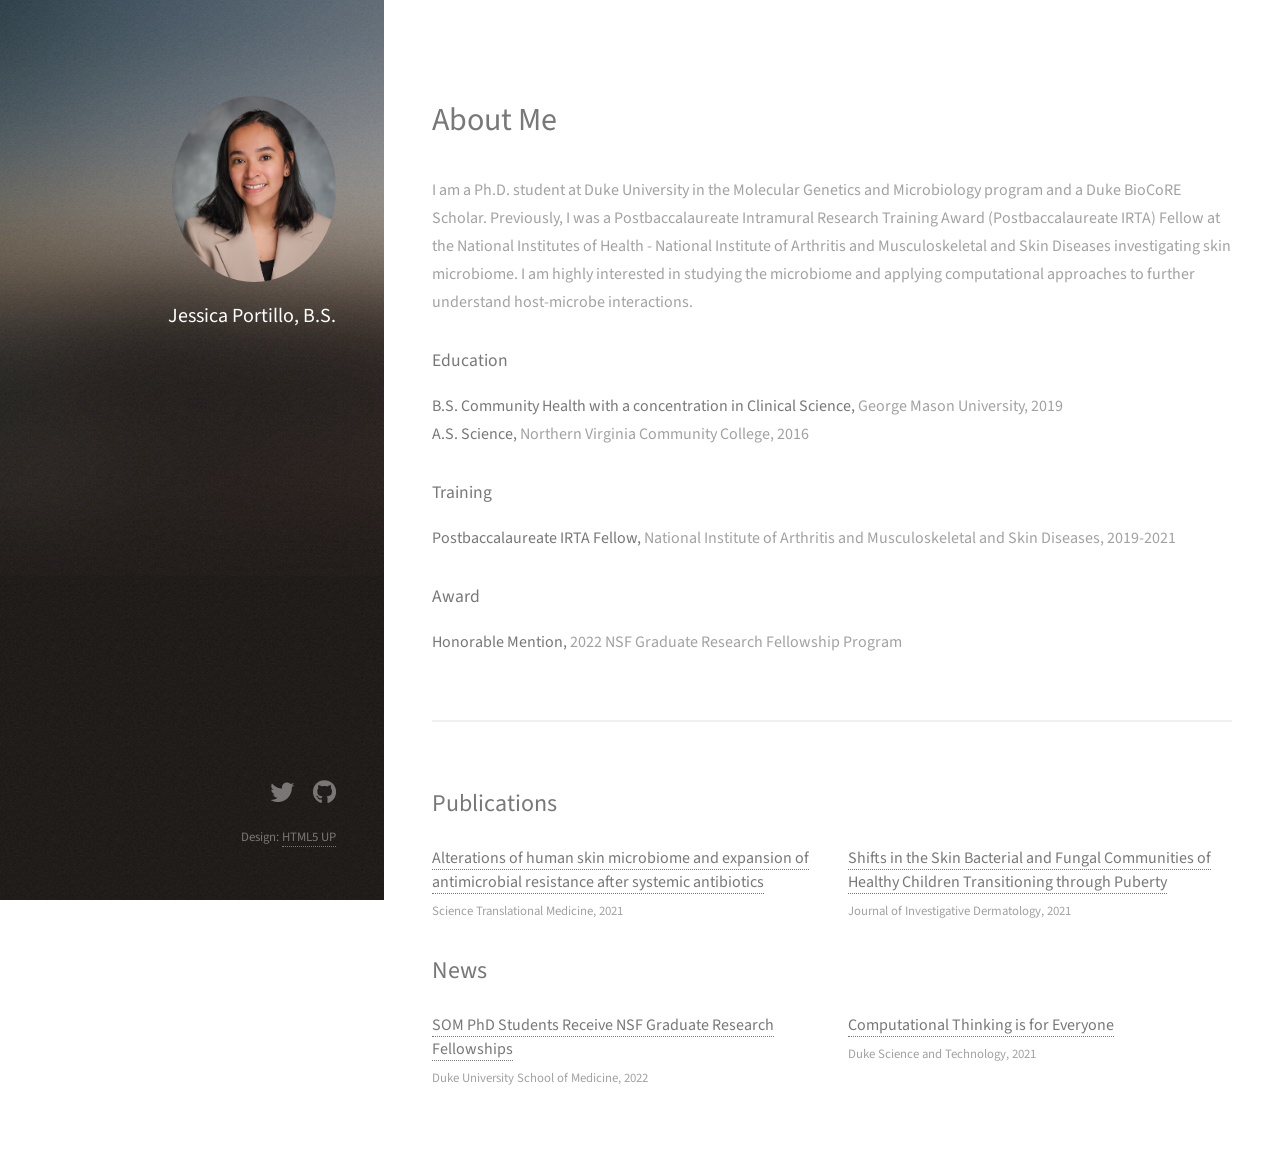
<file: index.html>
<!DOCTYPE HTML>
<!--
	Strata by HTML5 UP
	html5up.net | @ajlkn
	Free for personal and commercial use under the CCA 3.0 license (html5up.net/license)
-->
<html>
	<head>
		<title>Jessica Portillo's Portfolio</title>
		<meta charset="utf-8" />
		<meta name="viewport" content="width=device-width, initial-scale=1, user-scalable=no" />
		<link rel="stylesheet" href="assets/css/main.css" />
	</head>
	<body class="is-preload">

		<!-- Header -->
			<header id="header">
				<div class="inner">
					<a href="#" class="image avatar"><img src="images/avatar.jpg" alt="" /></a>
					<h1><strong>Jessica Portillo, B.S.</strong>
				</div>
			</header>

		<!-- Main -->
			<div id="main">

				<!-- One -->
					<section id="one">
						<header class="major">
							<h2>About Me</h2>
						</header>
						<p>I am a Ph.D. student at Duke University in the Molecular Genetics and Microbiology program and a Duke BioCoRE Scholar. Previously, I was a Postbaccalaureate Intramural Research Training Award (Postbaccalaureate IRTA) Fellow at the National Institutes of Health - National Institute of Arthritis and Musculoskeletal and Skin Diseases investigating skin microbiome. I am highly interested in studying the microbiome and applying computational approaches to further understand host-microbe interactions. </p>
							<h4>Education</h4>
						<p> <b>B.S. Community Health with a concentration in Clinical Science,</b> George Mason University, 2019<br>
							<b>A.S. Science,</b> Northern Virginia Community College, 2016
						</p>
							<h4>Training</h4>
						<p><b>Postbaccalaureate IRTA Fellow, </b>National Institute of Arthritis and Musculoskeletal and Skin Diseases, 2019-2021</p>
							<h4>Award</h4>
						<p><b>Honorable Mention, </b>2022 NSF Graduate Research Fellowship Program</p>	
					</section>

				<!-- Two -->
					<section id="two">
						<h2>Publications</h2>
						<div class="row">
							<article class="col-6 col-12-xsmall work-item">
								<h3><a href="https://www.science.org/doi/10.1126/scitranslmed.abd8077">Alterations of human skin microbiome and expansion of antimicrobial resistance after systemic antibiotics</a></h3>
								<p>Science Translational Medicine, 2021</p>
							</article>
							<article class="col-6 col-12-xsmall work-item">
								<h3><a href="https://www.jidonline.org/article/S0022-202X(21)01421-4/fulltext">Shifts in the Skin Bacterial and Fungal Communities of Healthy Children Transitioning through Puberty</a></h3>
								<p>Journal of Investigative Dermatology, 2021</p>
							</article>
						</div>
						<h2>News</h2>
						<div class="row">
							<article class="col-6 col-12-xsmall work-item">
								<h3><a href="https://medschool.duke.edu/news/som-phd-students-receive-nsf-graduate-research-fellowships">SOM PhD Students Receive NSF Graduate Research Fellowships</a></h3>
								<p>Duke University School of Medicine, 2022</p>
							</article>
							<article class="col-6 col-12-xsmall work-item">
								<h3><a href="https://dst.duke.edu/our-work/computing/computational-thinking-is-for-everyone/">Computational Thinking is for Everyone</a></h3>
								<p>Duke Science and Technology, 2021</p>
							</article>
						</div>
					</section>
			</div>

		<!-- Footer -->
			<footer id="footer">
				<div class="inner">
					<ul class="icons">
						<li><a href="https://twitter.com/SciPortillo" class="icon brands fa-twitter"><span class="label">Twitter</span></a></li>
						<li><a href="https://github.com/jessicaportillo" class="icon brands fa-github"><span class="label">Github</span></a></li>
					</ul>
					<ul class="copyright">
						<li>Design: <a href="http://html5up.net">HTML5 UP</a></li>
					</ul>
				</div>
			</footer>

		<!-- Scripts -->
			<script src="assets/js/jquery.min.js"></script>
			<script src="assets/js/jquery.poptrox.min.js"></script>
			<script src="assets/js/browser.min.js"></script>
			<script src="assets/js/breakpoints.min.js"></script>
			<script src="assets/js/util.js"></script>
			<script src="assets/js/main.js"></script>

	</body>
</html>
</file>
<file: assets/css/main.css>
@import url("fontawesome-all.min.css");
@import url("https://fonts.googleapis.com/css?family=Source+Sans+Pro:400,400italic");

/*
	Strata by HTML5 UP
	html5up.net | @ajlkn
	Free for personal and commercial use under the CCA 3.0 license (html5up.net/license)
*/

html, body, div, span, applet, object,
iframe, h1, h2, h3, h4, h5, h6, p, blockquote,
pre, a, abbr, acronym, address, big, cite,
code, del, dfn, em, img, ins, kbd, q, s, samp,
small, strike, strong, sub, sup, tt, var, b,
u, i, center, dl, dt, dd, ol, ul, li, fieldset,
form, label, legend, table, caption, tbody,
tfoot, thead, tr, th, td, article, aside,
canvas, details, embed, figure, figcaption,
footer, header, hgroup, menu, nav, output, ruby,
section, summary, time, mark, audio, video {
	margin: 0;
	padding: 0;
	border: 0;
	font-size: 100%;
	font: inherit;
	vertical-align: baseline;}

article, aside, details, figcaption, figure,
footer, header, hgroup, menu, nav, section {
	display: block;}

body {
	line-height: 1;
}

ol, ul {
	list-style: none;
}

blockquote, q {
	quotes: none;
}

	blockquote:before, blockquote:after, q:before, q:after {
		content: '';
		content: none;
	}

table {
	border-collapse: collapse;
	border-spacing: 0;
}

body {
	-webkit-text-size-adjust: none;
}

mark {
	background-color: transparent;
	color: inherit;
}

input::-moz-focus-inner {
	border: 0;
	padding: 0;
}

input, select, textarea {
	-moz-appearance: none;
	-webkit-appearance: none;
	-ms-appearance: none;
	appearance: none;
}

/* Basic */

	html {
		box-sizing: border-box;
	}

	*, *:before, *:after {
		box-sizing: inherit;
	}

	body {
		background: #fff;
	}

		body.is-preload *, body.is-preload *:before, body.is-preload *:after {
			-moz-animation: none !important;
			-webkit-animation: none !important;
			-ms-animation: none !important;
			animation: none !important;
			-moz-transition: none !important;
			-webkit-transition: none !important;
			-ms-transition: none !important;
			transition: none !important;
		}

	body, input, select, textarea {
		color: #a2a2a2;
		font-family: "Source Sans Pro", Helvetica, sans-serif;
		font-size: 16pt;
		font-weight: 400;
		line-height: 1.75em;
	}

	a {
		-moz-transition: color 0.2s ease-in-out, border-color 0.2s ease-in-out;
		-webkit-transition: color 0.2s ease-in-out, border-color 0.2s ease-in-out;
		-ms-transition: color 0.2s ease-in-out, border-color 0.2s ease-in-out;
		transition: color 0.2s ease-in-out, border-color 0.2s ease-in-out;
		border-bottom: dotted 1px;
		color: #49bf9d;
		text-decoration: none;
	}

		a:hover {
			border-bottom-color: transparent;
			color: #49bf9d !important;
			text-decoration: none;
		}

	strong, b {
		color: #787878;
		font-weight: 400;
	}

	em, i {
		font-style: italic;
	}

	p {
		margin: 0 0 2em 0;
	}

	h1, h2, h3, h4, h5, h6 {
		color: #787878;
		font-weight: 400;
		line-height: 1em;
		margin: 0 0 1em 0;
	}

		h1 a, h2 a, h3 a, h4 a, h5 a, h6 a {
			color: inherit;
			text-decoration: none;
		}

	h1 {
		font-size: 2em;
		line-height: 1.5em;
	}

	h2 {
		font-size: 1.5em;
		line-height: 1.5em;
	}

	h3 {
		font-size: 1.25em;
		line-height: 1.5em;
	}

	h4 {
		font-size: 1.1em;
		line-height: 1.5em;
	}

	h5 {
		font-size: 0.9em;
		line-height: 1.5em;
	}

	h6 {
		font-size: 0.7em;
		line-height: 1.5em;
	}

	sub {
		font-size: 0.8em;
		position: relative;
		top: 0.5em;
	}

	sup {
		font-size: 0.8em;
		position: relative;
		top: -0.5em;
	}

	hr {
		border: 0;
		border-bottom: solid 2px #efefef;
		margin: 2em 0;
	}

		hr.major {
			margin: 3em 0;
		}

	blockquote {
		border-left: solid 6px #efefef;
		font-style: italic;
		margin: 0 0 2em 0;
		padding: 0.5em 0 0.5em 1.5em;
	}

	code {
		background: #f7f7f7;
		border-radius: 0.35em;
		border: solid 2px #efefef;
		font-family: "Courier New", monospace;
		font-size: 0.9em;
		margin: 0 0.25em;
		padding: 0.25em 0.65em;
	}

	pre {
		-webkit-overflow-scrolling: touch;
		font-family: "Courier New", monospace;
		font-size: 0.9em;
		margin: 0 0 2em 0;
	}

		pre code {
			display: block;
			line-height: 1.75em;
			padding: 1em 1.5em;
			overflow-x: auto;
		}

	.align-left {
		text-align: left;
	}

	.align-center {
		text-align: center;
	}

	.align-right {
		text-align: right;
	}

/* Container */

	.container {
		margin: 0 auto;
		max-width: calc(100% - 4em);
		width: 100%;
	}

		.container.xsmall {
			width: 25%;
		}

		.container.small {
			width: 50%;
		}

		.container.medium {
			width: 75%;
		}

		.container.large {
			width: 125%;
		}

		.container.xlarge {
			width: 150%;
		}

		.container.max {
			width: 100%;
		}

		@media screen and (max-width: 980px) {

			.container {
				width: 100% !important;
				max-width: 100% !important;
			}

		}

		@media screen and (max-width: 480px) {

			.container {
				max-width: calc(100% - 3em);
			}

		}

/* Row */

	.row {
		display: flex;
		flex-wrap: wrap;
		box-sizing: border-box;
		align-items: stretch;
	}

		.row > * {
			box-sizing: border-box;
		}

		.row.gtr-uniform > * > :last-child {
			margin-bottom: 0;
		}

		.row.aln-left {
			justify-content: flex-start;
		}

		.row.aln-center {
			justify-content: center;
		}

		.row.aln-right {
			justify-content: flex-end;
		}

		.row.aln-top {
			align-items: flex-start;
		}

		.row.aln-middle {
			align-items: center;
		}

		.row.aln-bottom {
			align-items: flex-end;
		}

		.row > .imp {
			order: -1;
		}

		.row > .col-1 {
			width: 8.33333%;
		}

		.row > .off-1 {
			margin-left: 8.33333%;
		}

		.row > .col-2 {
			width: 16.66667%;
		}

		.row > .off-2 {
			margin-left: 16.66667%;
		}

		.row > .col-3 {
			width: 25%;
		}

		.row > .off-3 {
			margin-left: 25%;
		}

		.row > .col-4 {
			width: 33.33333%;
		}

		.row > .off-4 {
			margin-left: 33.33333%;
		}

		.row > .col-5 {
			width: 41.66667%;
		}

		.row > .off-5 {
			margin-left: 41.66667%;
		}

		.row > .col-6 {
			width: 50%;
		}

		.row > .off-6 {
			margin-left: 50%;
		}

		.row > .col-7 {
			width: 58.33333%;
		}

		.row > .off-7 {
			margin-left: 58.33333%;
		}

		.row > .col-8 {
			width: 66.66667%;
		}

		.row > .off-8 {
			margin-left: 66.66667%;
		}

		.row > .col-9 {
			width: 75%;
		}

		.row > .off-9 {
			margin-left: 75%;
		}

		.row > .col-10 {
			width: 83.33333%;
		}

		.row > .off-10 {
			margin-left: 83.33333%;
		}

		.row > .col-11 {
			width: 91.66667%;
		}

		.row > .off-11 {
			margin-left: 91.66667%;
		}

		.row > .col-12 {
			width: 100%;
		}

		.row > .off-12 {
			margin-left: 100%;
		}

		.row.gtr-0 {
			margin-top: 0;
			margin-left: 0em;
		}

			.row.gtr-0 > * {
				padding: 0 0 0 0em;
			}

			.row.gtr-0.gtr-uniform {
				margin-top: 0em;
			}

				.row.gtr-0.gtr-uniform > * {
					padding-top: 0em;
				}

		.row.gtr-25 {
			margin-top: 0;
			margin-left: -0.625em;
		}

			.row.gtr-25 > * {
				padding: 0 0 0 0.625em;
			}

			.row.gtr-25.gtr-uniform {
				margin-top: -0.625em;
			}

				.row.gtr-25.gtr-uniform > * {
					padding-top: 0.625em;
				}

		.row.gtr-50 {
			margin-top: 0;
			margin-left: -1.25em;
		}

			.row.gtr-50 > * {
				padding: 0 0 0 1.25em;
			}

			.row.gtr-50.gtr-uniform {
				margin-top: -1.25em;
			}

				.row.gtr-50.gtr-uniform > * {
					padding-top: 1.25em;
				}

		.row {
			margin-top: 0;
			margin-left: -2.5em;
		}

			.row > * {
				padding: 0 0 0 2.5em;
			}

			.row.gtr-uniform {
				margin-top: -2.5em;
			}

				.row.gtr-uniform > * {
					padding-top: 2.5em;
				}

		.row.gtr-150 {
			margin-top: 0;
			margin-left: -3.75em;
		}

			.row.gtr-150 > * {
				padding: 0 0 0 3.75em;
			}

			.row.gtr-150.gtr-uniform {
				margin-top: -3.75em;
			}

				.row.gtr-150.gtr-uniform > * {
					padding-top: 3.75em;
				}

		.row.gtr-200 {
			margin-top: 0;
			margin-left: -5em;
		}

			.row.gtr-200 > * {
				padding: 0 0 0 5em;
			}

			.row.gtr-200.gtr-uniform {
				margin-top: -5em;
			}

				.row.gtr-200.gtr-uniform > * {
					padding-top: 5em;
				}

		@media screen and (max-width: 1800px) {

			.row {
				display: flex;
				flex-wrap: wrap;
				box-sizing: border-box;
				align-items: stretch;
			}

				.row > * {
					box-sizing: border-box;
				}

				.row.gtr-uniform > * > :last-child {
					margin-bottom: 0;
				}

				.row.aln-left {
					justify-content: flex-start;
				}

				.row.aln-center {
					justify-content: center;
				}

				.row.aln-right {
					justify-content: flex-end;
				}

				.row.aln-top {
					align-items: flex-start;
				}

				.row.aln-middle {
					align-items: center;
				}

				.row.aln-bottom {
					align-items: flex-end;
				}

				.row > .imp-xlarge {
					order: -1;
				}

				.row > .col-1-xlarge {
					width: 8.33333%;
				}

				.row > .off-1-xlarge {
					margin-left: 8.33333%;
				}

				.row > .col-2-xlarge {
					width: 16.66667%;
				}

				.row > .off-2-xlarge {
					margin-left: 16.66667%;
				}

				.row > .col-3-xlarge {
					width: 25%;
				}

				.row > .off-3-xlarge {
					margin-left: 25%;
				}

				.row > .col-4-xlarge {
					width: 33.33333%;
				}

				.row > .off-4-xlarge {
					margin-left: 33.33333%;
				}

				.row > .col-5-xlarge {
					width: 41.66667%;
				}

				.row > .off-5-xlarge {
					margin-left: 41.66667%;
				}

				.row > .col-6-xlarge {
					width: 50%;
				}

				.row > .off-6-xlarge {
					margin-left: 50%;
				}

				.row > .col-7-xlarge {
					width: 58.33333%;
				}

				.row > .off-7-xlarge {
					margin-left: 58.33333%;
				}

				.row > .col-8-xlarge {
					width: 66.66667%;
				}

				.row > .off-8-xlarge {
					margin-left: 66.66667%;
				}

				.row > .col-9-xlarge {
					width: 75%;
				}

				.row > .off-9-xlarge {
					margin-left: 75%;
				}

				.row > .col-10-xlarge {
					width: 83.33333%;
				}

				.row > .off-10-xlarge {
					margin-left: 83.33333%;
				}

				.row > .col-11-xlarge {
					width: 91.66667%;
				}

				.row > .off-11-xlarge {
					margin-left: 91.66667%;
				}

				.row > .col-12-xlarge {
					width: 100%;
				}

				.row > .off-12-xlarge {
					margin-left: 100%;
				}

				.row.gtr-0 {
					margin-top: 0;
					margin-left: 0em;
				}

					.row.gtr-0 > * {
						padding: 0 0 0 0em;
					}

					.row.gtr-0.gtr-uniform {
						margin-top: 0em;
					}

						.row.gtr-0.gtr-uniform > * {
							padding-top: 0em;
						}

				.row.gtr-25 {
					margin-top: 0;
					margin-left: -0.625em;
				}

					.row.gtr-25 > * {
						padding: 0 0 0 0.625em;
					}

					.row.gtr-25.gtr-uniform {
						margin-top: -0.625em;
					}

						.row.gtr-25.gtr-uniform > * {
							padding-top: 0.625em;
						}

				.row.gtr-50 {
					margin-top: 0;
					margin-left: -1.25em;
				}

					.row.gtr-50 > * {
						padding: 0 0 0 1.25em;
					}

					.row.gtr-50.gtr-uniform {
						margin-top: -1.25em;
					}

						.row.gtr-50.gtr-uniform > * {
							padding-top: 1.25em;
						}

				.row {
					margin-top: 0;
					margin-left: -2.5em;
				}

					.row > * {
						padding: 0 0 0 2.5em;
					}

					.row.gtr-uniform {
						margin-top: -2.5em;
					}

						.row.gtr-uniform > * {
							padding-top: 2.5em;
						}

				.row.gtr-150 {
					margin-top: 0;
					margin-left: -3.75em;
				}

					.row.gtr-150 > * {
						padding: 0 0 0 3.75em;
					}

					.row.gtr-150.gtr-uniform {
						margin-top: -3.75em;
					}

						.row.gtr-150.gtr-uniform > * {
							padding-top: 3.75em;
						}

				.row.gtr-200 {
					margin-top: 0;
					margin-left: -5em;
				}

					.row.gtr-200 > * {
						padding: 0 0 0 5em;
					}

					.row.gtr-200.gtr-uniform {
						margin-top: -5em;
					}

						.row.gtr-200.gtr-uniform > * {
							padding-top: 5em;
						}

		}

		@media screen and (max-width: 1280px) {

			.row {
				display: flex;
				flex-wrap: wrap;
				box-sizing: border-box;
				align-items: stretch;
			}

				.row > * {
					box-sizing: border-box;
				}

				.row.gtr-uniform > * > :last-child {
					margin-bottom: 0;
				}

				.row.aln-left {
					justify-content: flex-start;
				}

				.row.aln-center {
					justify-content: center;
				}

				.row.aln-right {
					justify-content: flex-end;
				}

				.row.aln-top {
					align-items: flex-start;
				}

				.row.aln-middle {
					align-items: center;
				}

				.row.aln-bottom {
					align-items: flex-end;
				}

				.row > .imp-large {
					order: -1;
				}

				.row > .col-1-large {
					width: 8.33333%;
				}

				.row > .off-1-large {
					margin-left: 8.33333%;
				}

				.row > .col-2-large {
					width: 16.66667%;
				}

				.row > .off-2-large {
					margin-left: 16.66667%;
				}

				.row > .col-3-large {
					width: 25%;
				}

				.row > .off-3-large {
					margin-left: 25%;
				}

				.row > .col-4-large {
					width: 33.33333%;
				}

				.row > .off-4-large {
					margin-left: 33.33333%;
				}

				.row > .col-5-large {
					width: 41.66667%;
				}

				.row > .off-5-large {
					margin-left: 41.66667%;
				}

				.row > .col-6-large {
					width: 50%;
				}

				.row > .off-6-large {
					margin-left: 50%;
				}

				.row > .col-7-large {
					width: 58.33333%;
				}

				.row > .off-7-large {
					margin-left: 58.33333%;
				}

				.row > .col-8-large {
					width: 66.66667%;
				}

				.row > .off-8-large {
					margin-left: 66.66667%;
				}

				.row > .col-9-large {
					width: 75%;
				}

				.row > .off-9-large {
					margin-left: 75%;
				}

				.row > .col-10-large {
					width: 83.33333%;
				}

				.row > .off-10-large {
					margin-left: 83.33333%;
				}

				.row > .col-11-large {
					width: 91.66667%;
				}

				.row > .off-11-large {
					margin-left: 91.66667%;
				}

				.row > .col-12-large {
					width: 100%;
				}

				.row > .off-12-large {
					margin-left: 100%;
				}

				.row.gtr-0 {
					margin-top: 0;
					margin-left: 0em;
				}

					.row.gtr-0 > * {
						padding: 0 0 0 0em;
					}

					.row.gtr-0.gtr-uniform {
						margin-top: 0em;
					}

						.row.gtr-0.gtr-uniform > * {
							padding-top: 0em;
						}

				.row.gtr-25 {
					margin-top: 0;
					margin-left: -0.5em;
				}

					.row.gtr-25 > * {
						padding: 0 0 0 0.5em;
					}

					.row.gtr-25.gtr-uniform {
						margin-top: -0.5em;
					}

						.row.gtr-25.gtr-uniform > * {
							padding-top: 0.5em;
						}

				.row.gtr-50 {
					margin-top: 0;
					margin-left: -1em;
				}

					.row.gtr-50 > * {
						padding: 0 0 0 1em;
					}

					.row.gtr-50.gtr-uniform {
						margin-top: -1em;
					}

						.row.gtr-50.gtr-uniform > * {
							padding-top: 1em;
						}

				.row {
					margin-top: 0;
					margin-left: -2em;
				}

					.row > * {
						padding: 0 0 0 2em;
					}

					.row.gtr-uniform {
						margin-top: -2em;
					}

						.row.gtr-uniform > * {
							padding-top: 2em;
						}

				.row.gtr-150 {
					margin-top: 0;
					margin-left: -3em;
				}

					.row.gtr-150 > * {
						padding: 0 0 0 3em;
					}

					.row.gtr-150.gtr-uniform {
						margin-top: -3em;
					}

						.row.gtr-150.gtr-uniform > * {
							padding-top: 3em;
						}

				.row.gtr-200 {
					margin-top: 0;
					margin-left: -4em;
				}

					.row.gtr-200 > * {
						padding: 0 0 0 4em;
					}

					.row.gtr-200.gtr-uniform {
						margin-top: -4em;
					}

						.row.gtr-200.gtr-uniform > * {
							padding-top: 4em;
						}

		}

		@media screen and (max-width: 980px) {

			.row {
				display: flex;
				flex-wrap: wrap;
				box-sizing: border-box;
				align-items: stretch;
			}

				.row > * {
					box-sizing: border-box;
				}

				.row.gtr-uniform > * > :last-child {
					margin-bottom: 0;
				}

				.row.aln-left {
					justify-content: flex-start;
				}

				.row.aln-center {
					justify-content: center;
				}

				.row.aln-right {
					justify-content: flex-end;
				}

				.row.aln-top {
					align-items: flex-start;
				}

				.row.aln-middle {
					align-items: center;
				}

				.row.aln-bottom {
					align-items: flex-end;
				}

				.row > .imp-medium {
					order: -1;
				}

				.row > .col-1-medium {
					width: 8.33333%;
				}

				.row > .off-1-medium {
					margin-left: 8.33333%;
				}

				.row > .col-2-medium {
					width: 16.66667%;
				}

				.row > .off-2-medium {
					margin-left: 16.66667%;
				}

				.row > .col-3-medium {
					width: 25%;
				}

				.row > .off-3-medium {
					margin-left: 25%;
				}

				.row > .col-4-medium {
					width: 33.33333%;
				}

				.row > .off-4-medium {
					margin-left: 33.33333%;
				}

				.row > .col-5-medium {
					width: 41.66667%;
				}

				.row > .off-5-medium {
					margin-left: 41.66667%;
				}

				.row > .col-6-medium {
					width: 50%;
				}

				.row > .off-6-medium {
					margin-left: 50%;
				}

				.row > .col-7-medium {
					width: 58.33333%;
				}

				.row > .off-7-medium {
					margin-left: 58.33333%;
				}

				.row > .col-8-medium {
					width: 66.66667%;
				}

				.row > .off-8-medium {
					margin-left: 66.66667%;
				}

				.row > .col-9-medium {
					width: 75%;
				}

				.row > .off-9-medium {
					margin-left: 75%;
				}

				.row > .col-10-medium {
					width: 83.33333%;
				}

				.row > .off-10-medium {
					margin-left: 83.33333%;
				}

				.row > .col-11-medium {
					width: 91.66667%;
				}

				.row > .off-11-medium {
					margin-left: 91.66667%;
				}

				.row > .col-12-medium {
					width: 100%;
				}

				.row > .off-12-medium {
					margin-left: 100%;
				}

				.row.gtr-0 {
					margin-top: 0;
					margin-left: 0em;
				}

					.row.gtr-0 > * {
						padding: 0 0 0 0em;
					}

					.row.gtr-0.gtr-uniform {
						margin-top: 0em;
					}

						.row.gtr-0.gtr-uniform > * {
							padding-top: 0em;
						}

				.row.gtr-25 {
					margin-top: 0;
					margin-left: -0.5em;
				}

					.row.gtr-25 > * {
						padding: 0 0 0 0.5em;
					}

					.row.gtr-25.gtr-uniform {
						margin-top: -0.5em;
					}

						.row.gtr-25.gtr-uniform > * {
							padding-top: 0.5em;
						}

				.row.gtr-50 {
					margin-top: 0;
					margin-left: -1em;
				}

					.row.gtr-50 > * {
						padding: 0 0 0 1em;
					}

					.row.gtr-50.gtr-uniform {
						margin-top: -1em;
					}

						.row.gtr-50.gtr-uniform > * {
							padding-top: 1em;
						}

				.row {
					margin-top: 0;
					margin-left: -2em;
				}

					.row > * {
						padding: 0 0 0 2em;
					}

					.row.gtr-uniform {
						margin-top: -2em;
					}

						.row.gtr-uniform > * {
							padding-top: 2em;
						}

				.row.gtr-150 {
					margin-top: 0;
					margin-left: -3em;
				}

					.row.gtr-150 > * {
						padding: 0 0 0 3em;
					}

					.row.gtr-150.gtr-uniform {
						margin-top: -3em;
					}

						.row.gtr-150.gtr-uniform > * {
							padding-top: 3em;
						}

				.row.gtr-200 {
					margin-top: 0;
					margin-left: -4em;
				}

					.row.gtr-200 > * {
						padding: 0 0 0 4em;
					}

					.row.gtr-200.gtr-uniform {
						margin-top: -4em;
					}

						.row.gtr-200.gtr-uniform > * {
							padding-top: 4em;
						}

		}

		@media screen and (max-width: 736px) {

			.row {
				display: flex;
				flex-wrap: wrap;
				box-sizing: border-box;
				align-items: stretch;
			}

				.row > * {
					box-sizing: border-box;
				}

				.row.gtr-uniform > * > :last-child {
					margin-bottom: 0;
				}

				.row.aln-left {
					justify-content: flex-start;
				}

				.row.aln-center {
					justify-content: center;
				}

				.row.aln-right {
					justify-content: flex-end;
				}

				.row.aln-top {
					align-items: flex-start;
				}

				.row.aln-middle {
					align-items: center;
				}

				.row.aln-bottom {
					align-items: flex-end;
				}

				.row > .imp-small {
					order: -1;
				}

				.row > .col-1-small {
					width: 8.33333%;
				}

				.row > .off-1-small {
					margin-left: 8.33333%;
				}

				.row > .col-2-small {
					width: 16.66667%;
				}

				.row > .off-2-small {
					margin-left: 16.66667%;
				}

				.row > .col-3-small {
					width: 25%;
				}

				.row > .off-3-small {
					margin-left: 25%;
				}

				.row > .col-4-small {
					width: 33.33333%;
				}

				.row > .off-4-small {
					margin-left: 33.33333%;
				}

				.row > .col-5-small {
					width: 41.66667%;
				}

				.row > .off-5-small {
					margin-left: 41.66667%;
				}

				.row > .col-6-small {
					width: 50%;
				}

				.row > .off-6-small {
					margin-left: 50%;
				}

				.row > .col-7-small {
					width: 58.33333%;
				}

				.row > .off-7-small {
					margin-left: 58.33333%;
				}

				.row > .col-8-small {
					width: 66.66667%;
				}

				.row > .off-8-small {
					margin-left: 66.66667%;
				}

				.row > .col-9-small {
					width: 75%;
				}

				.row > .off-9-small {
					margin-left: 75%;
				}

				.row > .col-10-small {
					width: 83.33333%;
				}

				.row > .off-10-small {
					margin-left: 83.33333%;
				}

				.row > .col-11-small {
					width: 91.66667%;
				}

				.row > .off-11-small {
					margin-left: 91.66667%;
				}

				.row > .col-12-small {
					width: 100%;
				}

				.row > .off-12-small {
					margin-left: 100%;
				}

				.row.gtr-0 {
					margin-top: 0;
					margin-left: 0em;
				}

					.row.gtr-0 > * {
						padding: 0 0 0 0em;
					}

					.row.gtr-0.gtr-uniform {
						margin-top: 0em;
					}

						.row.gtr-0.gtr-uniform > * {
							padding-top: 0em;
						}

				.row.gtr-25 {
					margin-top: 0;
					margin-left: -0.375em;
				}

					.row.gtr-25 > * {
						padding: 0 0 0 0.375em;
					}

					.row.gtr-25.gtr-uniform {
						margin-top: -0.375em;
					}

						.row.gtr-25.gtr-uniform > * {
							padding-top: 0.375em;
						}

				.row.gtr-50 {
					margin-top: 0;
					margin-left: -0.75em;
				}

					.row.gtr-50 > * {
						padding: 0 0 0 0.75em;
					}

					.row.gtr-50.gtr-uniform {
						margin-top: -0.75em;
					}

						.row.gtr-50.gtr-uniform > * {
							padding-top: 0.75em;
						}

				.row {
					margin-top: 0;
					margin-left: -1.5em;
				}

					.row > * {
						padding: 0 0 0 1.5em;
					}

					.row.gtr-uniform {
						margin-top: -1.5em;
					}

						.row.gtr-uniform > * {
							padding-top: 1.5em;
						}

				.row.gtr-150 {
					margin-top: 0;
					margin-left: -2.25em;
				}

					.row.gtr-150 > * {
						padding: 0 0 0 2.25em;
					}

					.row.gtr-150.gtr-uniform {
						margin-top: -2.25em;
					}

						.row.gtr-150.gtr-uniform > * {
							padding-top: 2.25em;
						}

				.row.gtr-200 {
					margin-top: 0;
					margin-left: -3em;
				}

					.row.gtr-200 > * {
						padding: 0 0 0 3em;
					}

					.row.gtr-200.gtr-uniform {
						margin-top: -3em;
					}

						.row.gtr-200.gtr-uniform > * {
							padding-top: 3em;
						}

		}

		@media screen and (max-width: 480px) {

			.row {
				display: flex;
				flex-wrap: wrap;
				box-sizing: border-box;
				align-items: stretch;
			}

				.row > * {
					box-sizing: border-box;
				}

				.row.gtr-uniform > * > :last-child {
					margin-bottom: 0;
				}

				.row.aln-left {
					justify-content: flex-start;
				}

				.row.aln-center {
					justify-content: center;
				}

				.row.aln-right {
					justify-content: flex-end;
				}

				.row.aln-top {
					align-items: flex-start;
				}

				.row.aln-middle {
					align-items: center;
				}

				.row.aln-bottom {
					align-items: flex-end;
				}

				.row > .imp-xsmall {
					order: -1;
				}

				.row > .col-1-xsmall {
					width: 8.33333%;
				}

				.row > .off-1-xsmall {
					margin-left: 8.33333%;
				}

				.row > .col-2-xsmall {
					width: 16.66667%;
				}

				.row > .off-2-xsmall {
					margin-left: 16.66667%;
				}

				.row > .col-3-xsmall {
					width: 25%;
				}

				.row > .off-3-xsmall {
					margin-left: 25%;
				}

				.row > .col-4-xsmall {
					width: 33.33333%;
				}

				.row > .off-4-xsmall {
					margin-left: 33.33333%;
				}

				.row > .col-5-xsmall {
					width: 41.66667%;
				}

				.row > .off-5-xsmall {
					margin-left: 41.66667%;
				}

				.row > .col-6-xsmall {
					width: 50%;
				}

				.row > .off-6-xsmall {
					margin-left: 50%;
				}

				.row > .col-7-xsmall {
					width: 58.33333%;
				}

				.row > .off-7-xsmall {
					margin-left: 58.33333%;
				}

				.row > .col-8-xsmall {
					width: 66.66667%;
				}

				.row > .off-8-xsmall {
					margin-left: 66.66667%;
				}

				.row > .col-9-xsmall {
					width: 75%;
				}

				.row > .off-9-xsmall {
					margin-left: 75%;
				}

				.row > .col-10-xsmall {
					width: 83.33333%;
				}

				.row > .off-10-xsmall {
					margin-left: 83.33333%;
				}

				.row > .col-11-xsmall {
					width: 91.66667%;
				}

				.row > .off-11-xsmall {
					margin-left: 91.66667%;
				}

				.row > .col-12-xsmall {
					width: 100%;
				}

				.row > .off-12-xsmall {
					margin-left: 100%;
				}

				.row.gtr-0 {
					margin-top: 0;
					margin-left: 0em;
				}

					.row.gtr-0 > * {
						padding: 0 0 0 0em;
					}

					.row.gtr-0.gtr-uniform {
						margin-top: 0em;
					}

						.row.gtr-0.gtr-uniform > * {
							padding-top: 0em;
						}

				.row.gtr-25 {
					margin-top: 0;
					margin-left: -0.375em;
				}

					.row.gtr-25 > * {
						padding: 0 0 0 0.375em;
					}

					.row.gtr-25.gtr-uniform {
						margin-top: -0.375em;
					}

						.row.gtr-25.gtr-uniform > * {
							padding-top: 0.375em;
						}

				.row.gtr-50 {
					margin-top: 0;
					margin-left: -0.75em;
				}

					.row.gtr-50 > * {
						padding: 0 0 0 0.75em;
					}

					.row.gtr-50.gtr-uniform {
						margin-top: -0.75em;
					}

						.row.gtr-50.gtr-uniform > * {
							padding-top: 0.75em;
						}

				.row {
					margin-top: 0;
					margin-left: -1.5em;
				}

					.row > * {
						padding: 0 0 0 1.5em;
					}

					.row.gtr-uniform {
						margin-top: -1.5em;
					}

						.row.gtr-uniform > * {
							padding-top: 1.5em;
						}

				.row.gtr-150 {
					margin-top: 0;
					margin-left: -2.25em;
				}

					.row.gtr-150 > * {
						padding: 0 0 0 2.25em;
					}

					.row.gtr-150.gtr-uniform {
						margin-top: -2.25em;
					}

						.row.gtr-150.gtr-uniform > * {
							padding-top: 2.25em;
						}

				.row.gtr-200 {
					margin-top: 0;
					margin-left: -3em;
				}

					.row.gtr-200 > * {
						padding: 0 0 0 3em;
					}

					.row.gtr-200.gtr-uniform {
						margin-top: -3em;
					}

						.row.gtr-200.gtr-uniform > * {
							padding-top: 3em;
						}

		}

/* Section/Article */

	section.special, article.special {
		text-align: center;
	}

	header p {
		color: #b2b2b2;
		position: relative;
		margin: 0 0 1.5em 0;
	}

	header h2 + p {
		font-size: 1.25em;
		margin-top: -1em;
		line-height: 1.5em;
	}

	header h3 + p {
		font-size: 1.1em;
		margin-top: -0.8em;
		line-height: 1.5em;
	}

	header h4 + p,
	header h5 + p,
	header h6 + p {
		font-size: 0.9em;
		margin-top: -0.6em;
		line-height: 1.5em;
	}

	header.major h2 {
		font-size: 2em;
	}

/* Form */

	form {
		margin: 0 0 2em 0;
	}

	label {
		color: #787878;
		display: block;
		font-size: 0.9em;
		font-weight: 400;
		margin: 0 0 1em 0;
	}

	input[type="text"],
	input[type="password"],
	input[type="email"],
	select,
	textarea {
		-moz-appearance: none;
		-webkit-appearance: none;
		-ms-appearance: none;
		appearance: none;
		background: #f7f7f7;
		border-radius: 0.35em;
		border: solid 2px transparent;
		color: inherit;
		display: block;
		outline: 0;
		padding: 0 0.75em;
		text-decoration: none;
		width: 100%;
	}

		input[type="text"]:invalid,
		input[type="password"]:invalid,
		input[type="email"]:invalid,
		select:invalid,
		textarea:invalid {
			box-shadow: none;
		}

		input[type="text"]:focus,
		input[type="password"]:focus,
		input[type="email"]:focus,
		select:focus,
		textarea:focus {
			border-color: #49bf9d;
		}

	select {
		background-image: url("data:image/svg+xml;charset=utf8,%3Csvg xmlns='http://www.w3.org/2000/svg' width='40' height='40' preserveAspectRatio='none' viewBox='0 0 40 40'%3E%3Cpath d='M9.4,12.3l10.4,10.4l10.4-10.4c0.2-0.2,0.5-0.4,0.9-0.4c0.3,0,0.6,0.1,0.9,0.4l3.3,3.3c0.2,0.2,0.4,0.5,0.4,0.9 c0,0.4-0.1,0.6-0.4,0.9L20.7,31.9c-0.2,0.2-0.5,0.4-0.9,0.4c-0.3,0-0.6-0.1-0.9-0.4L4.3,17.3c-0.2-0.2-0.4-0.5-0.4-0.9 c0-0.4,0.1-0.6,0.4-0.9l3.3-3.3c0.2-0.2,0.5-0.4,0.9-0.4S9.1,12.1,9.4,12.3z' fill='%23dfdfdf' /%3E%3C/svg%3E");
		background-size: 1.25rem;
		background-repeat: no-repeat;
		background-position: calc(100% - 1rem) center;
		height: 2.75em;
		padding-right: 2.75em;
		text-overflow: ellipsis;
	}

		select option {
			color: #787878;
			background: #fff;
		}

		select:focus::-ms-value {
			background-color: transparent;
		}

		select::-ms-expand {
			display: none;
		}

	input[type="text"],
	input[type="password"],
	input[type="email"],
	select {
		height: 2.75em;
	}

	textarea {
		padding: 0.75em;
	}

	input[type="checkbox"],
	input[type="radio"] {
		-moz-appearance: none;
		-webkit-appearance: none;
		-ms-appearance: none;
		appearance: none;
		display: block;
		float: left;
		margin-right: -2em;
		opacity: 0;
		width: 1em;
		z-index: -1;
	}

		input[type="checkbox"] + label,
		input[type="radio"] + label {
			text-decoration: none;
			color: #a2a2a2;
			cursor: pointer;
			display: inline-block;
			font-size: 1em;
			font-weight: 400;
			padding-left: 2.4em;
			padding-right: 0.75em;
			position: relative;
		}

			input[type="checkbox"] + label:before,
			input[type="radio"] + label:before {
				-moz-osx-font-smoothing: grayscale;
				-webkit-font-smoothing: antialiased;
				display: inline-block;
				font-style: normal;
				font-variant: normal;
				text-rendering: auto;
				line-height: 1;
				text-transform: none !important;
				font-family: 'Font Awesome 5 Free';
				font-weight: 900;
			}

			input[type="checkbox"] + label:before,
			input[type="radio"] + label:before {
				background: #f7f7f7;
				border-radius: 0.35em;
				border: solid 2px transparent;
				content: '';
				display: inline-block;
				font-size: 0.8em;
				height: 2.0625em;
				left: 0;
				line-height: 1.85625em;
				position: absolute;
				text-align: center;
				top: 0;
				width: 2.0625em;
			}

		input[type="checkbox"]:checked + label:before,
		input[type="radio"]:checked + label:before {
			background: #787878;
			border-color: #787878;
			color: #fff;
			content: '\f00c';
		}

		input[type="checkbox"]:focus + label:before,
		input[type="radio"]:focus + label:before {
			border-color: #49bf9d;
		}

	input[type="checkbox"] + label:before {
		border-radius: 0.35em;
	}

	input[type="radio"] + label:before {
		border-radius: 100%;
	}

	::-webkit-input-placeholder {
		color: #b2b2b2 !important;
		opacity: 1.0;
	}

	:-moz-placeholder {
		color: #b2b2b2 !important;
		opacity: 1.0;
	}

	::-moz-placeholder {
		color: #b2b2b2 !important;
		opacity: 1.0;
	}

	:-ms-input-placeholder {
		color: #b2b2b2 !important;
		opacity: 1.0;
	}

/* Box */

	.box {
		border-radius: 0.35em;
		border: solid 2px #efefef;
		margin-bottom: 2em;
		padding: 1.5em;
	}

		.box > :last-child,
		.box > :last-child > :last-child,
		.box > :last-child > :last-child > :last-child {
			margin-bottom: 0;
		}

		.box.alt {
			border: 0;
			border-radius: 0;
			padding: 0;
		}

/* Icon */

	.icon {
		text-decoration: none;
		border-bottom: none;
		position: relative;
	}

		.icon:before {
			-moz-osx-font-smoothing: grayscale;
			-webkit-font-smoothing: antialiased;
			display: inline-block;
			font-style: normal;
			font-variant: normal;
			text-rendering: auto;
			line-height: 1;
			text-transform: none !important;
			font-family: 'Font Awesome 5 Free';
			font-weight: 400;
		}

		.icon > .label {
			display: none;
		}

		.icon:before {
			line-height: inherit;
		}

		.icon.solid:before {
			font-weight: 900;
		}

		.icon.brands:before {
			font-family: 'Font Awesome 5 Brands';
		}

/* Image */

	.image {
		border-radius: 0.35em;
		border: 0;
		display: inline-block;
		position: relative;
	}

		.image:before {
			-moz-transition: opacity 0.2s ease-in-out;
			-webkit-transition: opacity 0.2s ease-in-out;
			-ms-transition: opacity 0.2s ease-in-out;
			transition: opacity 0.2s ease-in-out;
			background: url("images/overlay.png");
			border-radius: 0.35em;
			content: '';
			display: block;
			height: 100%;
			left: 0;
			opacity: 0.5;
			position: absolute;
			top: 0;
			width: 100%;
		}

		.image.thumb {
			text-align: center;
		}

			.image.thumb:after {
				-moz-transition: opacity 0.2s ease-in-out;
				-webkit-transition: opacity 0.2s ease-in-out;
				-ms-transition: opacity 0.2s ease-in-out;
				transition: opacity 0.2s ease-in-out;
				border-radius: 0.35em;
				border: solid 3px rgba(255, 255, 255, 0.5);
				color: #fff;
				content: 'View';
				display: inline-block;
				font-size: 0.8em;
				font-weight: 400;
				left: 50%;
				line-height: 2.25em;
				margin: -1.25em 0 0 -3em;
				opacity: 0;
				padding: 0 1.5em;
				position: absolute;
				text-align: center;
				text-decoration: none;
				top: 50%;
				white-space: nowrap;
			}

			.image.thumb:hover:after {
				opacity: 1.0;
			}

			.image.thumb:hover:before {
				background: url("images/overlay.png"), url("images/overlay.png");
				opacity: 1.0;
			}

		.image img {
			border-radius: 0.35em;
			display: block;
		}

		.image.left {
			float: left;
			margin: 0 1.5em 1em 0;
			top: 0.25em;
		}

		.image.right {
			float: right;
			margin: 0 0 1em 1.5em;
			top: 0.25em;
		}

		.image.left, .image.right {
			max-width: 40%;
		}

			.image.left img, .image.right img {
				width: 100%;
			}

		.image.fit {
			display: block;
			margin: 0 0 2em 0;
			width: 100%;
		}

			.image.fit img {
				width: 100%;
			}

		.image.avatar {
			border-radius: 100%;
		}

			.image.avatar:before {
				display: none;
			}

			.image.avatar img {
				border-radius: 100%;
				width: 100%;
			}

/* List */

	ol {
		list-style: decimal;
		margin: 0 0 2em 0;
		padding-left: 1.25em;
	}

		ol li {
			padding-left: 0.25em;
		}

	ul {
		list-style: disc;
		margin: 0 0 2em 0;
		padding-left: 1em;
	}

		ul li {
			padding-left: 0.5em;
		}

		ul.alt {
			list-style: none;
			padding-left: 0;
		}

			ul.alt li {
				border-top: solid 2px #efefef;
				padding: 0.5em 0;
			}

				ul.alt li:first-child {
					border-top: 0;
					padding-top: 0;
				}

	dl {
		margin: 0 0 2em 0;
	}

/* Icons */

	ul.icons {
		cursor: default;
		list-style: none;
		padding-left: 0;
	}

		ul.icons li {
			display: inline-block;
			padding: 0 1em 0 0;
		}

			ul.icons li:last-child {
				padding-right: 0;
			}

			ul.icons li .icon:before {
				font-size: 1.5em;
			}

/* Labeled Icons */

	ul.labeled-icons {
		list-style: none;
		padding: 0;
	}

		ul.labeled-icons li {
			line-height: 1.75em;
			margin: 1.5em 0 0 0;
			padding-left: 2.25em;
			position: relative;
		}

			ul.labeled-icons li:first-child {
				margin-top: 0;
			}

			ul.labeled-icons li a {
				color: inherit;
			}

			ul.labeled-icons li h3 {
				color: #b2b2b2;
				left: 0;
				position: absolute;
				text-align: center;
				top: 0;
				width: 1em;
			}

/* Actions */

	ul.actions {
		display: -moz-flex;
		display: -webkit-flex;
		display: -ms-flex;
		display: flex;
		cursor: default;
		list-style: none;
		margin-left: -1em;
		padding-left: 0;
	}

		ul.actions li {
			padding: 0 0 0 1em;
			vertical-align: middle;
		}

		ul.actions.special {
			-moz-justify-content: center;
			-webkit-justify-content: center;
			-ms-justify-content: center;
			justify-content: center;
			width: 100%;
			margin-left: 0;
		}

			ul.actions.special li:first-child {
				padding-left: 0;
			}

		ul.actions.stacked {
			-moz-flex-direction: column;
			-webkit-flex-direction: column;
			-ms-flex-direction: column;
			flex-direction: column;
			margin-left: 0;
		}

			ul.actions.stacked li {
				padding: 1.3em 0 0 0;
			}

				ul.actions.stacked li:first-child {
					padding-top: 0;
				}

		ul.actions.fit {
			width: calc(100% + 1em);
		}

			ul.actions.fit li {
				-moz-flex-grow: 1;
				-webkit-flex-grow: 1;
				-ms-flex-grow: 1;
				flex-grow: 1;
				-moz-flex-shrink: 1;
				-webkit-flex-shrink: 1;
				-ms-flex-shrink: 1;
				flex-shrink: 1;
				width: 100%;
			}

				ul.actions.fit li > * {
					width: 100%;
				}

			ul.actions.fit.stacked {
				width: 100%;
			}

		@media screen and (max-width: 480px) {

			ul.actions:not(.fixed) {
				-moz-flex-direction: column;
				-webkit-flex-direction: column;
				-ms-flex-direction: column;
				flex-direction: column;
				margin-left: 0;
				width: 100% !important;
			}

				ul.actions:not(.fixed) li {
					-moz-flex-grow: 1;
					-webkit-flex-grow: 1;
					-ms-flex-grow: 1;
					flex-grow: 1;
					-moz-flex-shrink: 1;
					-webkit-flex-shrink: 1;
					-ms-flex-shrink: 1;
					flex-shrink: 1;
					padding: 1em 0 0 0;
					text-align: center;
					width: 100%;
				}

					ul.actions:not(.fixed) li > * {
						width: 100%;
					}

					ul.actions:not(.fixed) li:first-child {
						padding-top: 0;
					}

					ul.actions:not(.fixed) li input[type="submit"],
					ul.actions:not(.fixed) li input[type="reset"],
					ul.actions:not(.fixed) li input[type="button"],
					ul.actions:not(.fixed) li button,
					ul.actions:not(.fixed) li .button {
						width: 100%;
					}

						ul.actions:not(.fixed) li input[type="submit"].icon:before,
						ul.actions:not(.fixed) li input[type="reset"].icon:before,
						ul.actions:not(.fixed) li input[type="button"].icon:before,
						ul.actions:not(.fixed) li button.icon:before,
						ul.actions:not(.fixed) li .button.icon:before {
							margin-left: -0.5em;
						}

		}

/* Table */

	.table-wrapper {
		-webkit-overflow-scrolling: touch;
		overflow-x: auto;
	}

	table {
		margin: 0 0 2em 0;
		width: 100%;
	}

		table tbody tr {
			border: solid 1px #efefef;
			border-left: 0;
			border-right: 0;
		}

			table tbody tr:nth-child(2n + 1) {
				background-color: #f7f7f7;
			}

		table td {
			padding: 0.75em 0.75em;
		}

		table th {
			color: #787878;
			font-size: 0.9em;
			font-weight: 400;
			padding: 0 0.75em 0.75em 0.75em;
			text-align: left;
		}

		table thead {
			border-bottom: solid 2px #efefef;
		}

		table tfoot {
			border-top: solid 2px #efefef;
		}

		table.alt {
			border-collapse: separate;
		}

			table.alt tbody tr td {
				border: solid 2px #efefef;
				border-left-width: 0;
				border-top-width: 0;
			}

				table.alt tbody tr td:first-child {
					border-left-width: 2px;
				}

			table.alt tbody tr:first-child td {
				border-top-width: 2px;
			}

			table.alt thead {
				border-bottom: 0;
			}

			table.alt tfoot {
				border-top: 0;
			}

/* Button */

	input[type="submit"],
	input[type="reset"],
	input[type="button"],
	.button {
		-moz-appearance: none;
		-webkit-appearance: none;
		-ms-appearance: none;
		appearance: none;
		-moz-transition: background-color 0.2s ease-in-out, color 0.2s ease-in-out, border-color 0.2s ease-in-out;
		-webkit-transition: background-color 0.2s ease-in-out, color 0.2s ease-in-out, border-color 0.2s ease-in-out;
		-ms-transition: background-color 0.2s ease-in-out, color 0.2s ease-in-out, border-color 0.2s ease-in-out;
		transition: background-color 0.2s ease-in-out, color 0.2s ease-in-out, border-color 0.2s ease-in-out;
		background-color: transparent;
		border-radius: 0.35em;
		border: solid 3px #efefef;
		color: #787878 !important;
		cursor: pointer;
		display: inline-block;
		font-weight: 400;
		height: 3.15em;
		height: calc(2.75em + 6px);
		line-height: 2.75em;
		min-width: 10em;
		padding: 0 1.5em;
		text-align: center;
		text-decoration: none;
		white-space: nowrap;
	}

		input[type="submit"]:hover,
		input[type="reset"]:hover,
		input[type="button"]:hover,
		.button:hover {
			border-color: #49bf9d;
			color: #49bf9d !important;
		}

		input[type="submit"]:active,
		input[type="reset"]:active,
		input[type="button"]:active,
		.button:active {
			background-color: rgba(73, 191, 157, 0.1);
			border-color: #49bf9d;
			color: #49bf9d !important;
		}

		input[type="submit"].icon,
		input[type="reset"].icon,
		input[type="button"].icon,
		.button.icon {
			padding-left: 1.35em;
		}

			input[type="submit"].icon:before,
			input[type="reset"].icon:before,
			input[type="button"].icon:before,
			.button.icon:before {
				margin-right: 0.5em;
			}

		input[type="submit"].fit,
		input[type="reset"].fit,
		input[type="button"].fit,
		.button.fit {
			min-width: 0;
			width: 100%;
		}

		input[type="submit"].small,
		input[type="reset"].small,
		input[type="button"].small,
		.button.small {
			font-size: 0.8em;
		}

		input[type="submit"].large,
		input[type="reset"].large,
		input[type="button"].large,
		.button.large {
			font-size: 1.35em;
		}

		input[type="submit"].primary,
		input[type="reset"].primary,
		input[type="button"].primary,
		.button.primary {
			background-color: #49bf9d;
			border-color: #49bf9d;
			color: #ffffff !important;
		}

			input[type="submit"].primary:hover,
			input[type="reset"].primary:hover,
			input[type="button"].primary:hover,
			.button.primary:hover {
				background-color: #5cc6a7;
				border-color: #5cc6a7;
			}

			input[type="submit"].primary:active,
			input[type="reset"].primary:active,
			input[type="button"].primary:active,
			.button.primary:active {
				background-color: #3eb08f;
				border-color: #3eb08f;
			}

		input[type="submit"].disabled, input[type="submit"]:disabled,
		input[type="reset"].disabled,
		input[type="reset"]:disabled,
		input[type="button"].disabled,
		input[type="button"]:disabled,
		.button.disabled,
		.button:disabled {
			background-color: #e7e7e7 !important;
			border-color: #e7e7e7 !important;
			color: #b2b2b2 !important;
			cursor: default;
		}

/* Work Item */

	.work-item {
		margin: 0 0 2em 0;
	}

		.work-item .image {
			margin: 0 0 1.5em 0;
		}

		.work-item h3 {
			font-size: 1em;
			margin: 0 0 0.5em 0;
		}

		.work-item p {
			font-size: 0.8em;
			line-height: 1.5em;
			margin: 0;
		}

/* Header */

	#header {
		display: -moz-flex;
		display: -webkit-flex;
		display: -ms-flex;
		display: flex;
		-moz-flex-direction: column;
		-webkit-flex-direction: column;
		-ms-flex-direction: column;
		flex-direction: column;
		-moz-align-items: -moz-flex-end;
		-webkit-align-items: -webkit-flex-end;
		-ms-align-items: -ms-flex-end;
		align-items: flex-end;
		-moz-justify-content: space-between;
		-webkit-justify-content: space-between;
		-ms-justify-content: space-between;
		justify-content: space-between;
		background-color: #1f1815;
		background-attachment: scroll,								scroll;
		background-image: url("images/overlay.png"), url("../../images/bg.jpg");
		background-position: top left,							top left;
		background-repeat: repeat,								no-repeat;
		background-size: auto,								150%;
		color: rgba(255, 255, 255, 0.5);
		height: 100%;
		left: 0;
		padding: 8em 4em;
		position: fixed;
		text-align: right;
		top: 0;
		width: 35%;
	}

		#header > * {
			-moz-flex-shrink: 0;
			-webkit-flex-shrink: 0;
			-ms-flex-shrink: 0;
			flex-shrink: 0;
			width: 100%;
		}

		#header > .inner {
			-moz-flex-grow: 1;
			-webkit-flex-grow: 1;
			-ms-flex-grow: 1;
			flex-grow: 1;
			margin: 0 0 2em 0;
		}

		#header strong, #header b {
			color: #ffffff;
		}

		#header h2, #header h3, #header h4, #header h5, #header h6 {
			color: #ffffff;
		}

		#header h1 {
			color: rgba(255, 255, 255, 0.5);
			font-size: 1.35em;
			line-height: 1.75em;
			margin: 0;
		}

		#header .image.avatar {
			margin: 0 0 0.5em 0;
			width: 10.25em;
		}

/* Footer */

	#footer .icons {
		margin: 1em 0 0 0;
	}

		#footer .icons a {
			color: rgba(255, 255, 255, 0.4);
		}

	#footer .copyright {
		color: rgba(255, 255, 255, 0.4);
		font-size: 0.8em;
		list-style: none;
		margin: 1em 0 0 0;
		padding: 0;
	}

		#footer .copyright li {
			border-left: solid 1px rgba(255, 255, 255, 0.25);
			display: inline-block;
			line-height: 1em;
			margin-left: 0.75em;
			padding-left: 0.75em;
		}

			#footer .copyright li:first-child {
				border-left: 0;
				margin-left: 0;
				padding-left: 0;
			}

			#footer .copyright li a {
				color: inherit;
			}

/* Main */

	#main {
		margin-left: 35%;
		max-width: 54em;
		padding: 8em 4em 4em 4em;
		width: calc(100% - 35%);
	}

		#main > section {
			border-top: solid 2px #efefef;
			margin: 4em 0 0 0;
			padding: 4em 0 0 0;
		}

			#main > section:first-child {
				border-top: 0;
				margin-top: 0;
				padding-top: 0;
			}

/* Poptrox */

	@-moz-keyframes spin {
		0% {
			-moz-transform: rotate(0deg);
			-webkit-transform: rotate(0deg);
			-ms-transform: rotate(0deg);
			transform: rotate(0deg);
		}

		100% {
			-moz-transform: rotate(360deg);
			-webkit-transform: rotate(360deg);
			-ms-transform: rotate(360deg);
			transform: rotate(360deg);
		}
	}

	@-webkit-keyframes spin {
		0% {
			-moz-transform: rotate(0deg);
			-webkit-transform: rotate(0deg);
			-ms-transform: rotate(0deg);
			transform: rotate(0deg);
		}

		100% {
			-moz-transform: rotate(360deg);
			-webkit-transform: rotate(360deg);
			-ms-transform: rotate(360deg);
			transform: rotate(360deg);
		}
	}

	@-ms-keyframes spin {
		0% {
			-moz-transform: rotate(0deg);
			-webkit-transform: rotate(0deg);
			-ms-transform: rotate(0deg);
			transform: rotate(0deg);
		}

		100% {
			-moz-transform: rotate(360deg);
			-webkit-transform: rotate(360deg);
			-ms-transform: rotate(360deg);
			transform: rotate(360deg);
		}
	}

	@keyframes spin {
		0% {
			-moz-transform: rotate(0deg);
			-webkit-transform: rotate(0deg);
			-ms-transform: rotate(0deg);
			transform: rotate(0deg);
		}

		100% {
			-moz-transform: rotate(360deg);
			-webkit-transform: rotate(360deg);
			-ms-transform: rotate(360deg);
			transform: rotate(360deg);
		}
	}

	.poptrox-popup {
		-moz-box-sizing: content-box;
		-webkit-box-sizing: content-box;
		-ms-box-sizing: content-box;
		box-sizing: content-box;
		-webkit-tap-highlight-color: rgba(255, 255, 255, 0);
		background: #fff;
		border-radius: 0.35em;
		box-shadow: 0 0.1em 0.15em 0 rgba(0, 0, 0, 0.15);
		overflow: hidden;
		padding-bottom: 3em;
	}

		.poptrox-popup .loader {
			text-decoration: none;
			-moz-animation: spin 1s linear infinite;
			-webkit-animation: spin 1s linear infinite;
			-ms-animation: spin 1s linear infinite;
			animation: spin 1s linear infinite;
			font-size: 1.5em;
			height: 1em;
			left: 50%;
			line-height: 1em;
			margin: -0.5em 0 0 -0.5em;
			position: absolute;
			top: 50%;
			width: 1em;
		}

			.poptrox-popup .loader:before {
				-moz-osx-font-smoothing: grayscale;
				-webkit-font-smoothing: antialiased;
				display: inline-block;
				font-style: normal;
				font-variant: normal;
				text-rendering: auto;
				line-height: 1;
				text-transform: none !important;
				font-family: 'Font Awesome 5 Free';
				font-weight: 900;
			}

			.poptrox-popup .loader:before {
				content: '\f1ce';
			}

		.poptrox-popup .caption {
			background: #fff;
			bottom: 0;
			cursor: default;
			font-size: 0.9em;
			height: 3em;
			left: 0;
			line-height: 2.8em;
			position: absolute;
			text-align: center;
			width: 100%;
			z-index: 1;
		}

		.poptrox-popup .nav-next,
		.poptrox-popup .nav-previous {
			text-decoration: none;
			-moz-transition: opacity 0.2s ease-in-out;
			-webkit-transition: opacity 0.2s ease-in-out;
			-ms-transition: opacity 0.2s ease-in-out;
			transition: opacity 0.2s ease-in-out;
			-webkit-tap-highlight-color: rgba(255, 255, 255, 0);
			background: rgba(0, 0, 0, 0.01);
			cursor: pointer;
			height: 100%;
			opacity: 0;
			position: absolute;
			top: 0;
			width: 50%;
		}

			.poptrox-popup .nav-next:before,
			.poptrox-popup .nav-previous:before {
				-moz-osx-font-smoothing: grayscale;
				-webkit-font-smoothing: antialiased;
				display: inline-block;
				font-style: normal;
				font-variant: normal;
				text-rendering: auto;
				line-height: 1;
				text-transform: none !important;
				font-family: 'Font Awesome 5 Free';
				font-weight: 900;
			}

			.poptrox-popup .nav-next:before,
			.poptrox-popup .nav-previous:before {
				color: #fff;
				font-size: 2.5em;
				height: 1em;
				line-height: 1em;
				margin-top: -0.75em;
				position: absolute;
				text-align: center;
				top: 50%;
				width: 1.5em;
			}

		.poptrox-popup .nav-next {
			right: 0;
		}

			.poptrox-popup .nav-next:before {
				content: '\f105';
				right: 0;
			}

		.poptrox-popup .nav-previous {
			left: 0;
		}

			.poptrox-popup .nav-previous:before {
				content: '\f104';
				left: 0;
			}

		.poptrox-popup .closer {
			text-decoration: none;
			-moz-transition: opacity 0.2s ease-in-out;
			-webkit-transition: opacity 0.2s ease-in-out;
			-ms-transition: opacity 0.2s ease-in-out;
			transition: opacity 0.2s ease-in-out;
			-webkit-tap-highlight-color: rgba(255, 255, 255, 0);
			color: #fff;
			height: 4em;
			line-height: 4em;
			opacity: 0;
			position: absolute;
			right: 0;
			text-align: center;
			top: 0;
			width: 4em;
			z-index: 2;
		}

			.poptrox-popup .closer:before {
				-moz-osx-font-smoothing: grayscale;
				-webkit-font-smoothing: antialiased;
				display: inline-block;
				font-style: normal;
				font-variant: normal;
				text-rendering: auto;
				line-height: 1;
				text-transform: none !important;
				font-family: 'Font Awesome 5 Free';
				font-weight: 900;
			}

			.poptrox-popup .closer:before {
				-moz-box-sizing: content-box;
				-webkit-box-sizing: content-box;
				-ms-box-sizing: content-box;
				box-sizing: content-box;
				border-radius: 100%;
				border: solid 3px rgba(255, 255, 255, 0.5);
				content: '\f00d';
				display: block;
				font-size: 1em;
				height: 1.75em;
				left: 50%;
				line-height: 1.75em;
				margin: -0.875em 0 0 -0.875em;
				position: absolute;
				top: 50%;
				width: 1.75em;
			}

		.poptrox-popup:hover .nav-next,
		.poptrox-popup:hover .nav-previous {
			opacity: 0.5;
		}

			.poptrox-popup:hover .nav-next:hover,
			.poptrox-popup:hover .nav-previous:hover {
				opacity: 1.0;
			}

		.poptrox-popup:hover .closer {
			opacity: 0.5;
		}

			.poptrox-popup:hover .closer:hover {
				opacity: 1.0;
			}

/* Touch */

	body.is-touch .image.thumb:before {
		opacity: 0.5 !important;
	}

	body.is-touch .image.thumb:after {
		display: none !important;
	}

	body.is-touch #header {
		background-attachment: scroll;
		background-size: auto, cover;
	}

	body.is-touch .poptrox-popup .nav-next,
	body.is-touch .poptrox-popup .nav-previous,
	body.is-touch .poptrox-popup .closer {
		opacity: 1.0 !important;
	}

/* XLarge */

	@media screen and (max-width: 1800px) {

		/* Basic */

			body, input, select, textarea {
				font-size: 12pt;
			}

	}

/* Large */

	@media screen and (max-width: 1280px) {

		/* Header */

			#header {
				padding: 6em 3em 3em 3em;
				width: 30%;
			}

				#header h1 {
					font-size: 1.25em;
				}

					#header h1 br {
						display: none;
					}

				#header > .inner {
					margin-bottom: 0;
				}

		/* Footer */

			#footer .copyright li {
				border-left-width: 0;
				display: block;
				line-height: 2.25em;
				margin-left: 0;
				padding-left: 0;
			}

		/* Main */

			#main {
				margin-left: 30%;
				max-width: none;
				padding: 6em 3em 3em 3em;
				width: calc(100% - 30%);
			}

	}

/* Medium */

	@media screen and (max-width: 980px) {

		/* Basic */

			h1 br, h2 br, h3 br, h4 br, h5 br, h6 br {
				display: none;
			}

		/* List */

			ul.icons li .icon {
				font-size: 1.25em;
			}

		/* Header */

			#header {
				background-attachment: scroll;
				background-position: top left, center center;
				background-size: auto,		cover;
				left: auto;
				padding: 6em 4em;
				position: relative;
				text-align: center;
				top: auto;
				width: 100%;
				display: block;
			}

				#header h1 {
					font-size: 1.75em;
				}

					#header h1 br {
						display: inline;
					}

		/* Footer */

			#footer {
				background-attachment: scroll;
				background-color: #1f1815;
				background-image: url("images/overlay.png"), url("../../images/bg.jpg");
				background-position: top left,						bottom center;
				background-repeat: repeat,							no-repeat;
				background-size: auto,							cover;
				bottom: auto;
				left: auto;
				padding: 4em 4em 6em 4em;
				position: relative;
				text-align: center;
				width: 100%;
			}

				#footer .icons {
					margin: 0 0 1em 0;
				}

				#footer .copyright {
					margin: 0 0 1em 0;
				}

					#footer .copyright li {
						border-left-width: 1px;
						display: inline-block;
						line-height: 1em;
						margin-left: 0.75em;
						padding-left: 0.75em;
					}

		/* Main */

			#main {
				margin: 0;
				padding: 6em 4em;
				width: 100%;
			}

	}

/* Small */

	@media screen and (max-width: 736px) {

		/* Basic */

			h1 {
				font-size: 1.5em;
			}

			h2 {
				font-size: 1.2em;
			}

			h3 {
				font-size: 1em;
			}

		/* Section/Article */

			section.special, article.special {
				text-align: center;
			}

			header.major h2 {
				font-size: 1.35em;
			}

		/* List */

			ul.labeled-icons li {
				padding-left: 2em;
			}

				ul.labeled-icons li h3 {
					line-height: 1.75em;
				}

		/* Header */

			#header {
				padding: 2.25em 1.5em;
			}

				#header h1 {
					font-size: 1.35em;
				}

		/* Footer */

			#footer {
				padding: 2.25em 1.5em;
			}

		/* Main */

			#main {
				padding: 2.25em 1.5em 0.25em 1.5em;
			}

				#main > section {
					margin: 2.25em 0 0 0;
					padding: 2.25em 0 0 0;
				}

		/* Poptrox */

			.poptrox-popup {
				border-radius: 0;
			}

				.poptrox-popup .nav-next:before,
				.poptrox-popup .nav-previous:before {
					margin-top: -1em;
				}

	}

/* XSmall */

	@media screen and (max-width: 480px) {

		/* Header */

			#header {
				padding: 4.5em 1.5em;
			}

				#header h1 br {
					display: none;
				}

		/* Footer */

			#footer .copyright li {
				border-left-width: 0;
				display: block;
				line-height: 2.25em;
				margin-left: 0;
				padding-left: 0;
			}

	}
</file>
